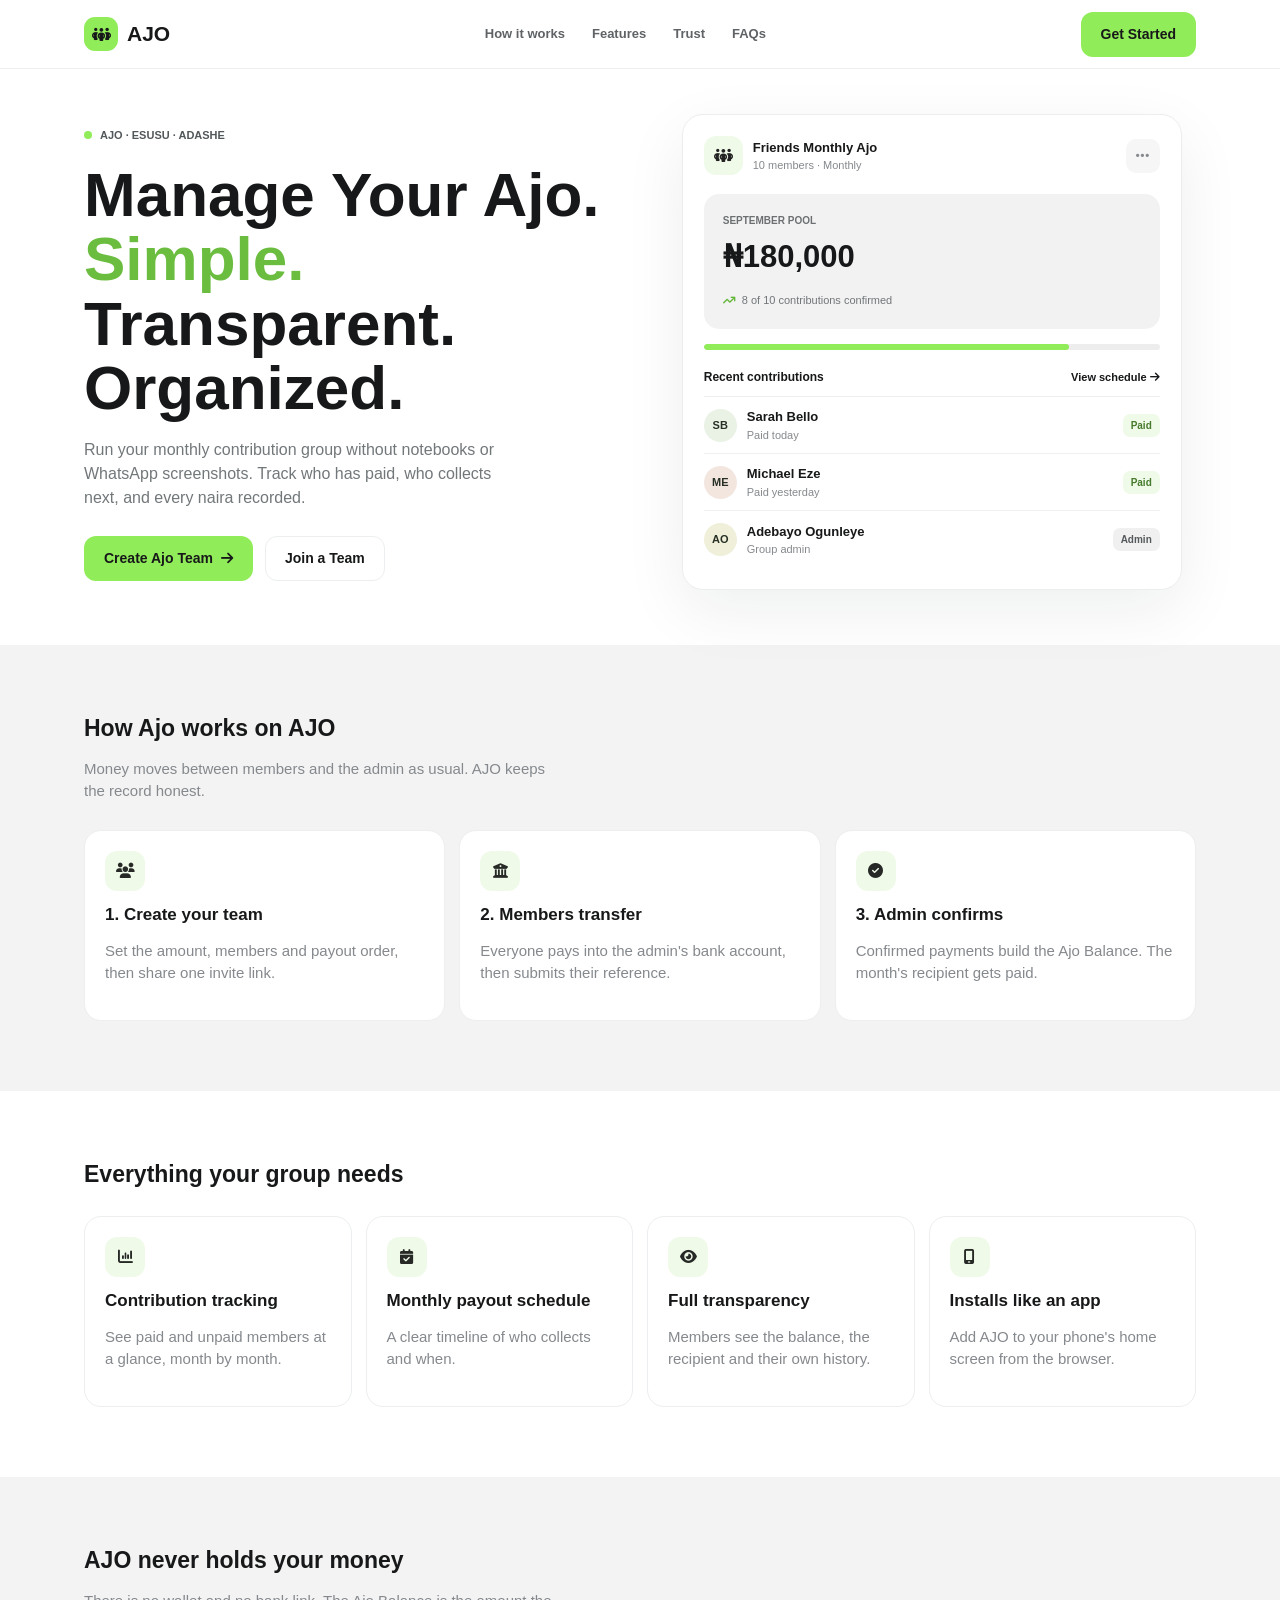
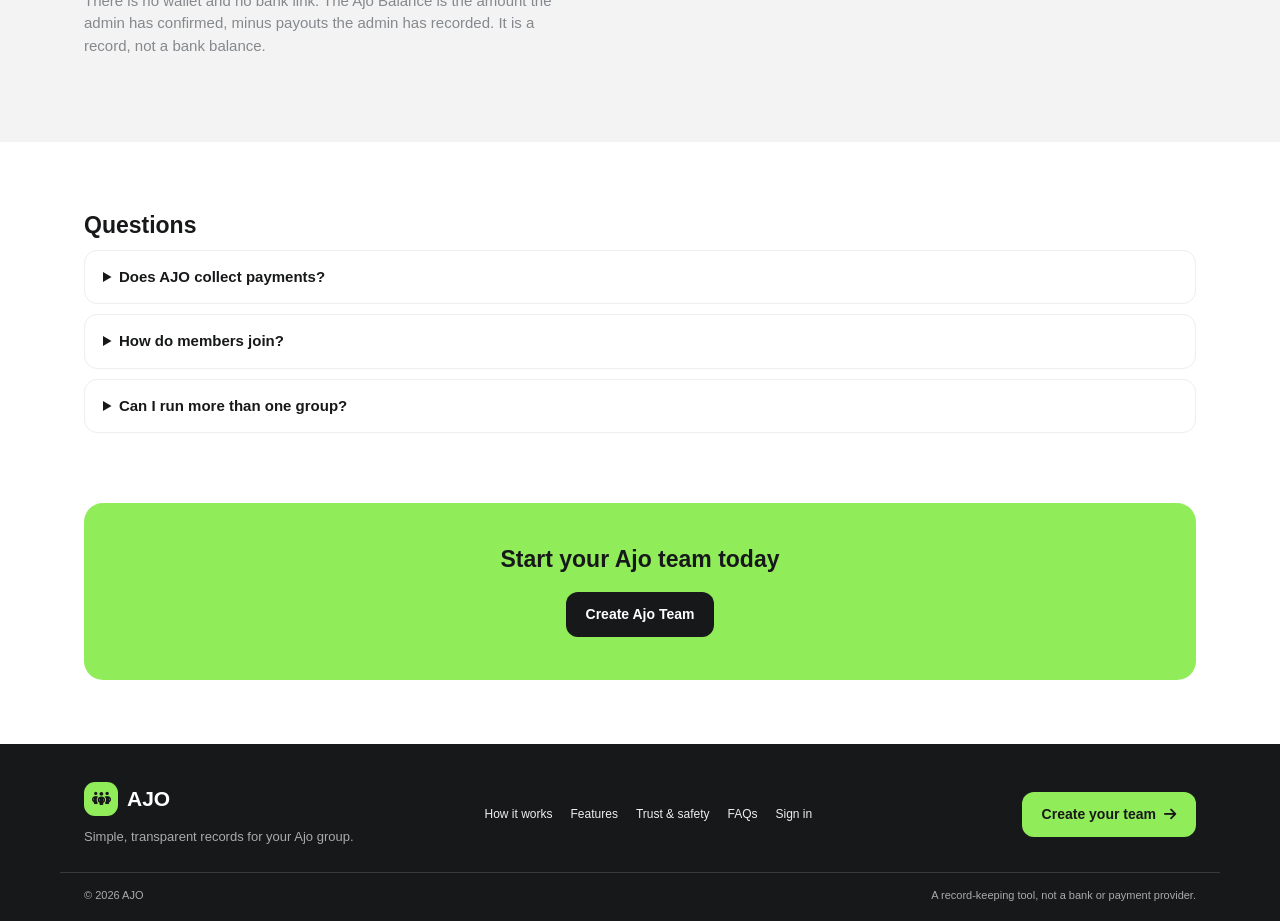
<file: ajo-app/ajo-app/index.html>
<!doctype html><html lang="en"><head><title>AJO — Manage your Ajo. Simple. Transparent. Organized.</title><meta charset="utf-8"><meta name="viewport" content="width=device-width,initial-scale=1"><meta name="theme-color" content="#f1f1f1"><link rel="manifest" href="manifest.json"><link rel="icon" href="assets/icons/ajo-mark.svg"><link rel="preconnect" href="https://fonts.googleapis.com"><link href="https://fonts.googleapis.com/css2?family=Lexend:wght@400;600;700&family=Mulish:wght@400;600;700&display=swap" rel="stylesheet"><link rel="stylesheet" href="https://cdnjs.cloudflare.com/ajax/libs/font-awesome/6.5.2/css/all.min.css"><link rel="stylesheet" href="css/style.css"></head><body>
<header class="top"><div class="wrap"><a class="logo" href="index.html"><i class="fa-solid fa-people-group"></i>AJO</a>
<nav aria-label="Primary"><a href="#how">How it works</a><a href="#features">Features</a><a href="#trust">Trust</a><a href="#faq">FAQs</a></nav>
<details class="mobile-menu"><summary aria-label="Open navigation"><i class="fa-solid fa-bars"></i></summary><nav aria-label="Mobile primary"><a href="#how">How it works</a><a href="#features">Features</a><a href="#trust">Trust</a><a href="#faq">FAQs</a></nav></details>
<a class="btn sm" href="register.html">Get Started</a></div></header>
<main>
<section class="wrap hero"><div><span class="tag">AJO · ESUSU · ADASHE</span>
<h1>Manage Your Ajo. <em>Simple.</em> Transparent. Organized.</h1>
<p>Run your monthly contribution group without notebooks or WhatsApp screenshots. Track who has paid, who collects next, and every naira recorded.</p>
<div class="cta"><a class="btn pop" href="register.html">Create Ajo Team <i class="fa-solid fa-arrow-right"></i></a><a class="btn line" href="join-team.html">Join a Team</a></div></div>
<div class="art" aria-label="A preview of the AJO contribution dashboard"><div class="product-preview">
<div class="preview-head"><div class="preview-brand"><span class="preview-mark"><i class="fa-solid fa-people-group"></i></span><span><b>Friends Monthly Ajo</b><small>10 members · Monthly</small></span></div><span class="preview-more" aria-hidden="true"><i class="fa-solid fa-ellipsis"></i></span></div>
<div class="preview-balance"><small>SEPTEMBER POOL</small><strong>₦180,000</strong><span><i class="fa-solid fa-arrow-trend-up"></i> 8 of 10 contributions confirmed</span></div>
<div class="preview-meter"><span></span></div><div class="preview-meta"><b>Recent contributions</b><a href="#how">View schedule <i class="fa-solid fa-arrow-right"></i></a></div>
<div class="preview-row"><span class="preview-person"><span class="preview-avatar">SB</span><span><b>Sarah Bello</b><small>Paid today</small></span></span><span class="preview-status">Paid</span></div>
<div class="preview-row"><span class="preview-person"><span class="preview-avatar alt">ME</span><span><b>Michael Eze</b><small>Paid yesterday</small></span></span><span class="preview-status">Paid</span></div>
<div class="preview-row"><span class="preview-person"><span class="preview-avatar gold">AO</span><span><b>Adebayo Ogunleye</b><small>Group admin</small></span></span><span class="badge b-info">Admin</span></div>
</div></div></section>

<section class="sec alt" id="how"><div class="wrap"><h2>How Ajo works on AJO</h2><p class="lead">Money moves between members and the admin as usual. AJO keeps the record honest.</p>
<div class="cols"><div class="card"><i class="ic fa-solid fa-users"></i><h3>1. Create your team</h3><p>Set the amount, members and payout order, then share one invite link.</p></div>
<div class="card"><i class="ic fa-solid fa-building-columns"></i><h3>2. Members transfer</h3><p>Everyone pays into the admin's bank account, then submits their reference.</p></div>
<div class="card"><i class="ic fa-solid fa-circle-check"></i><h3>3. Admin confirms</h3><p>Confirmed payments build the Ajo Balance. The month's recipient gets paid.</p></div></div></div></section>

<section class="sec" id="features"><div class="wrap"><h2>Everything your group needs</h2>
<div class="cols"><div class="card"><i class="ic fa-solid fa-chart-column"></i><h3>Contribution tracking</h3><p>See paid and unpaid members at a glance, month by month.</p></div>
<div class="card"><i class="ic fa-solid fa-calendar-check"></i><h3>Monthly payout schedule</h3><p>A clear timeline of who collects and when.</p></div>
<div class="card"><i class="ic fa-solid fa-eye"></i><h3>Full transparency</h3><p>Members see the balance, the recipient and their own history.</p></div>
<div class="card"><i class="ic fa-solid fa-mobile-screen"></i><h3>Installs like an app</h3><p>Add AJO to your phone's home screen from the browser.</p></div></div></div></section>

<section class="sec alt" id="trust"><div class="wrap"><h2>AJO never holds your money</h2><p class="lead">There is no wallet and no bank link. The Ajo Balance is the amount the admin has confirmed, minus payouts the admin has recorded. It is a record, not a bank balance.</p></div></section>

<section class="sec" id="faq"><div class="wrap"><h2>Questions</h2>
<details><summary>Does AJO collect payments?</summary><p>No. Members pay the admin directly. The admin confirms each payment in the app.</p></details>
<details><summary>How do members join?</summary><p>Through the admin's invite link. Joining always makes you a member, never an admin.</p></details>
<details><summary>Can I run more than one group?</summary><p>Yes. Every team has its own members, schedule and history.</p></details></div></section>

<section class="wrap" style="padding-bottom:64px"><div class="band"><h2 style="margin-bottom:18px">Start your Ajo team today</h2><a class="btn" href="register.html">Create Ajo Team</a></div></section></main>
<footer class="site-footer"><div class="wrap footer-main"><a class="logo" href="index.html"><i class="fa-solid fa-people-group"></i>AJO</a><p>Simple, transparent records for your Ajo group.</p><nav aria-label="Footer"><a href="#how">How it works</a><a href="#features">Features</a><a href="#trust">Trust & safety</a><a href="#faq">FAQs</a><a href="login.html">Sign in</a></nav><a class="btn sm" href="register.html">Create your team <i class="fa-solid fa-arrow-right"></i></a></div><div class="wrap footer-bottom"><span>© 2026 AJO</span><span>A record-keeping tool, not a bank or payment provider.</span></div></footer></body></html>
</file>
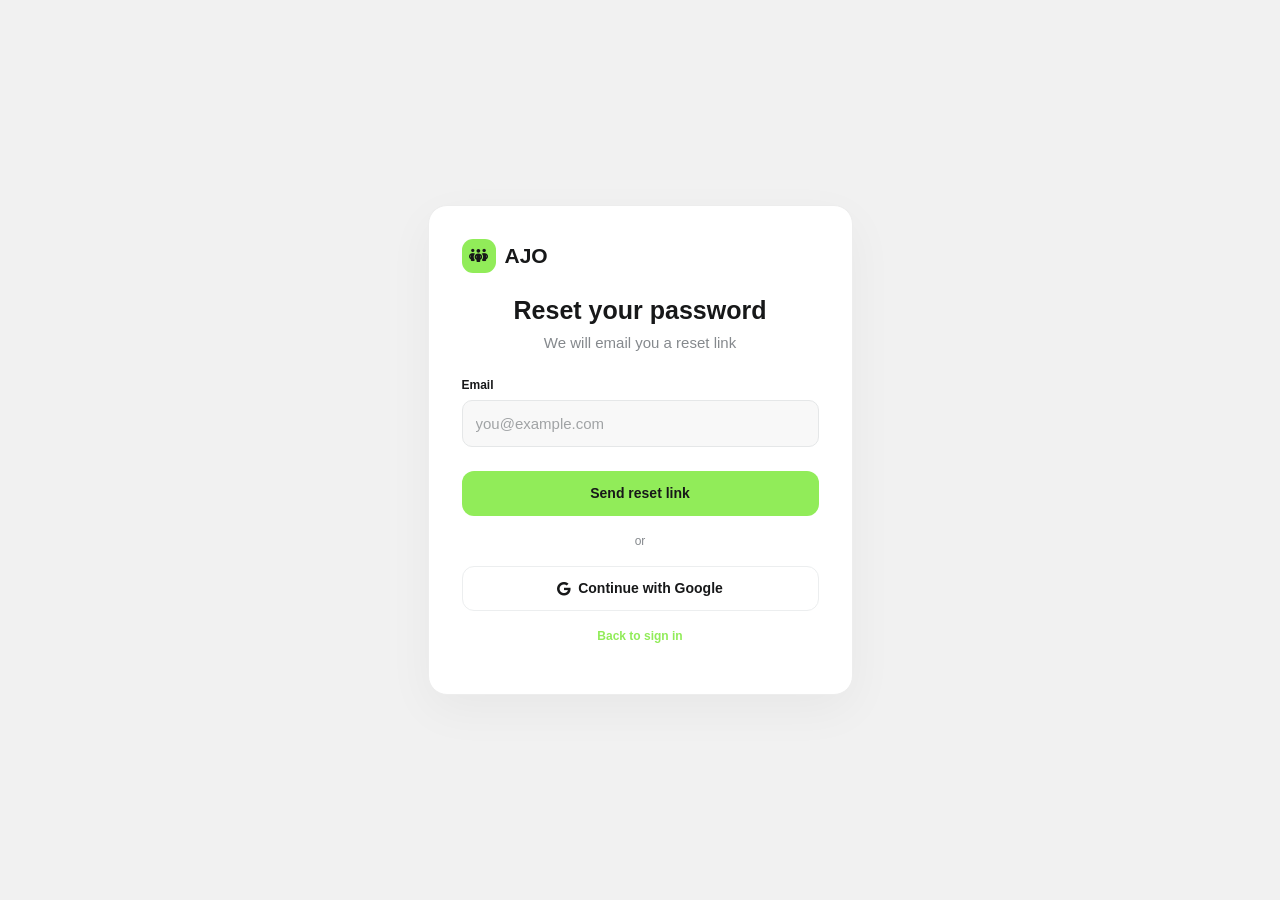
<file: ajo-app/ajo-app/forgot-password.html>
<!doctype html><html lang="en"><head><title>Reset your password — AJO</title><meta charset="utf-8"><meta name="viewport" content="width=device-width,initial-scale=1"><meta name="theme-color" content="#f1f1f1"><link rel="manifest" href="manifest.json"><link rel="icon" href="assets/icons/ajo-mark.svg"><link rel="preconnect" href="https://fonts.googleapis.com"><link href="https://fonts.googleapis.com/css2?family=Lexend:wght@400;600;700&family=Mulish:wght@400;600;700&display=swap" rel="stylesheet"><link rel="stylesheet" href="https://cdnjs.cloudflare.com/ajax/libs/font-awesome/6.5.2/css/all.min.css"><link rel="stylesheet" href="css/style.css"><script defer src="js/app.js"></script></head><body class="auth"><div class="box">
<a class="logo" style="justify-content:center;margin-bottom:22px" href="index.html"><i class="fa-solid fa-people-group"></i>AJO</a>
<h1>Reset your password</h1><p class="sub">We will email you a reset link</p>
<form id="f" novalidate><label for="e">Email</label><input id="e" type="email" placeholder="you@example.com" required><button class="btn block" style="margin-top:24px">Send reset link</button></form>
<div class="or">or</div><button class="btn line block" type="button" onclick="toast('Google sign-in connects when the backend is ready')"><i class="fa-brands fa-google"></i> Continue with Google</button>
<p class="or"><a href="login.html" style="color:var(--p);font-weight:700">Back to sign in</a></p></div>
<script>
document.addEventListener('DOMContentLoaded',()=>{$('#f').onsubmit=e=>{e.preventDefault();$('#e').value?toast('Reset link sent (demo)'):toast('Enter your email',1)}});
</script></body></html>
</file>
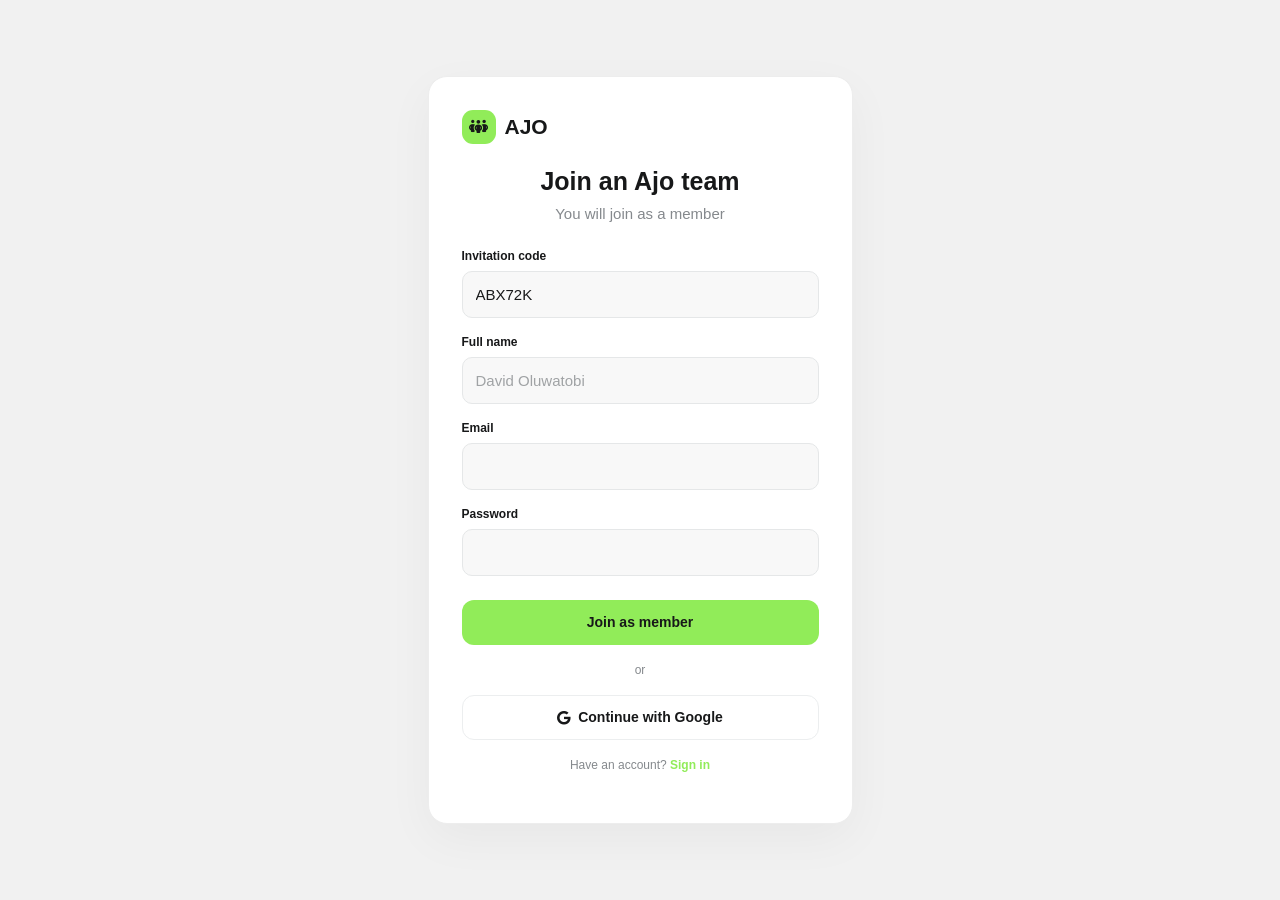
<file: ajo-app/ajo-app/join-team.html>
<!doctype html><html lang="en"><head><title>Join an Ajo team — AJO</title><meta charset="utf-8"><meta name="viewport" content="width=device-width,initial-scale=1"><meta name="theme-color" content="#f1f1f1"><link rel="manifest" href="manifest.json"><link rel="icon" href="assets/icons/ajo-mark.svg"><link rel="preconnect" href="https://fonts.googleapis.com"><link href="https://fonts.googleapis.com/css2?family=Lexend:wght@400;600;700&family=Mulish:wght@400;600;700&display=swap" rel="stylesheet"><link rel="stylesheet" href="https://cdnjs.cloudflare.com/ajax/libs/font-awesome/6.5.2/css/all.min.css"><link rel="stylesheet" href="css/style.css"><script defer src="js/app.js"></script></head><body class="auth"><div class="box">
<a class="logo" style="justify-content:center;margin-bottom:22px" href="index.html"><i class="fa-solid fa-people-group"></i>AJO</a>
<h1>Join an Ajo team</h1><p class="sub">You will join as a member</p>
<form id="f" novalidate><label for="c">Invitation code</label><input id="c" value="ABX72K" required><label for="n">Full name</label><input id="n" placeholder="David Oluwatobi" required><label for="e">Email</label><input id="e" type="email" required><label for="p">Password</label><input id="p" type="password" minlength="6" required><button class="btn block" style="margin-top:24px">Join as member</button></form>
<div class="or">or</div><button class="btn line block" type="button" onclick="toast('Google sign-in connects when the backend is ready')"><i class="fa-brands fa-google"></i> Continue with Google</button>
<p class="or">Have an account? <a href="login.html" style="color:var(--p);font-weight:700">Sign in</a></p></div>
<script>
document.addEventListener('DOMContentLoaded',()=>{$('#f').onsubmit=e=>{e.preventDefault();if(!$('#n').value||!$('#e').value||$('#p').value.length<6)return toast('Fill every field. Password needs 6+ characters',1);S.user={role:'member',name:$('#n').value,username:$('#n').value.split(' ')[0].toLowerCase(),email:$('#e').value};save();location.href='member/dashboard.html'}});
</script></body></html>
</file>
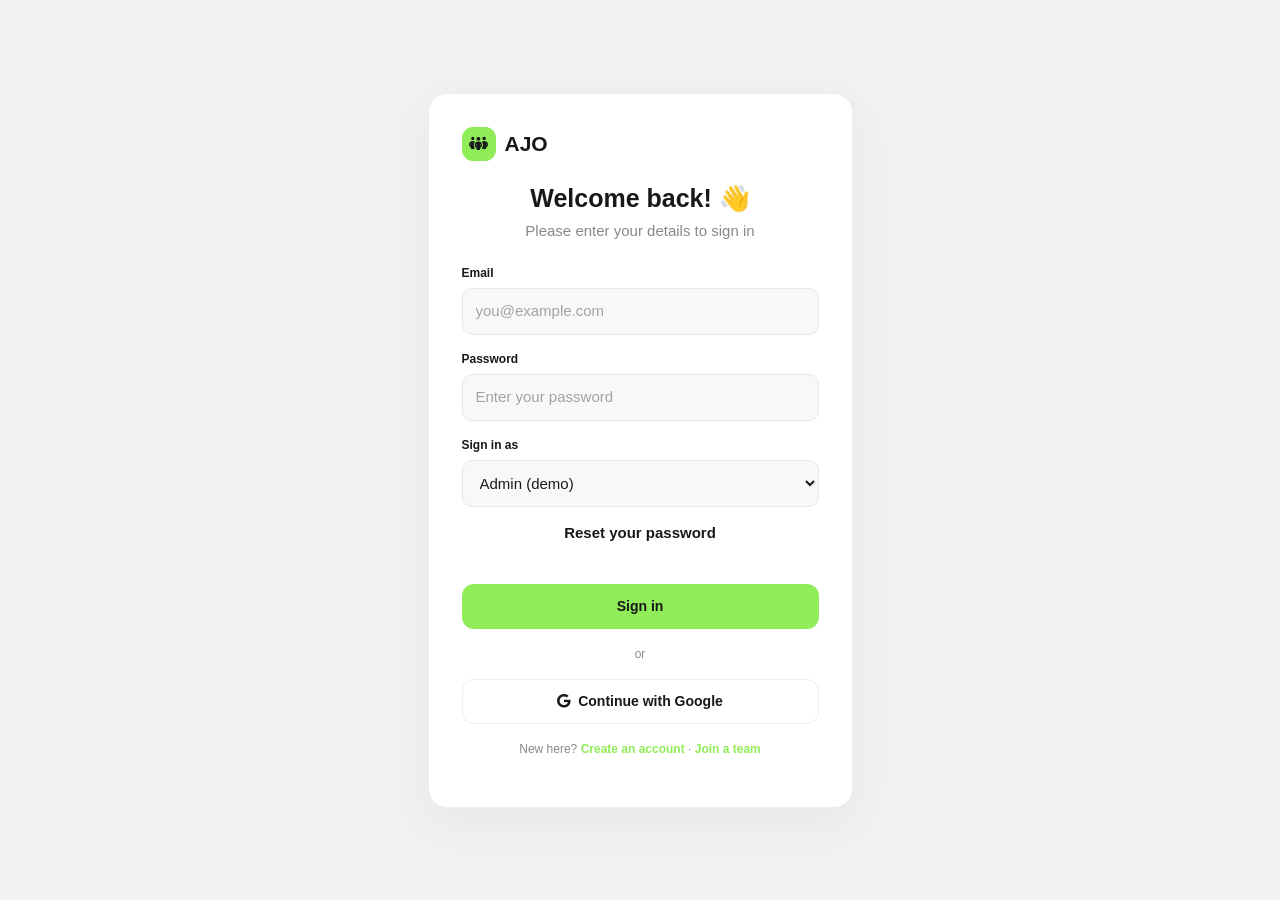
<file: ajo-app/ajo-app/login.html>
<!doctype html><html lang="en"><head><title>Welcome back! 👋 — AJO</title><meta charset="utf-8"><meta name="viewport" content="width=device-width,initial-scale=1"><meta name="theme-color" content="#f1f1f1"><link rel="manifest" href="manifest.json"><link rel="icon" href="assets/icons/ajo-mark.svg"><link rel="preconnect" href="https://fonts.googleapis.com"><link href="https://fonts.googleapis.com/css2?family=Lexend:wght@400;600;700&family=Mulish:wght@400;600;700&display=swap" rel="stylesheet"><link rel="stylesheet" href="https://cdnjs.cloudflare.com/ajax/libs/font-awesome/6.5.2/css/all.min.css"><link rel="stylesheet" href="css/style.css"><script defer src="js/app.js"></script></head><body class="auth"><div class="box">
<a class="logo" style="justify-content:center;margin-bottom:22px" href="index.html"><i class="fa-solid fa-people-group"></i>AJO</a>
<h1>Welcome back! 👋</h1><p class="sub">Please enter your details to sign in</p>
<form id="f" novalidate><label for="e">Email</label><input id="e" type="email" autocomplete="email" placeholder="you@example.com" required><label for="p">Password</label><input id="p" type="password" autocomplete="current-password" placeholder="Enter your password" required><label for="r">Sign in as</label><select id="r"><option value="admin">Admin (demo)</option><option value="member">Member (demo)</option></select><p style="text-align:center"><a href="forgot-password.html" style="font-weight:700">Reset your password</a></p><button class="btn block" style="margin-top:24px">Sign in</button></form>
<div class="or">or</div><button class="btn line block" type="button" onclick="toast('Google sign-in connects when the backend is ready')"><i class="fa-brands fa-google"></i> Continue with Google</button>
<p class="or">New here? <a href="register.html" style="color:var(--p);font-weight:700">Create an account</a> · <a href="join-team.html" style="color:var(--p);font-weight:700">Join a team</a></p></div>
<script>
document.addEventListener('DOMContentLoaded',()=>{$('#f').onsubmit=e=>{e.preventDefault();if(!$('#e').value||!$('#p').value)return toast('Enter your email and password',1);const r=$('#r').value;S.user={role:r,name:r==='admin'?'Adebayo Ogunleye':'David Oluwatobi',username:r==='admin'?'adebayo':'david',email:$('#e').value};save();location.href=r+'/dashboard.html'}});
</script></body></html>
</file>
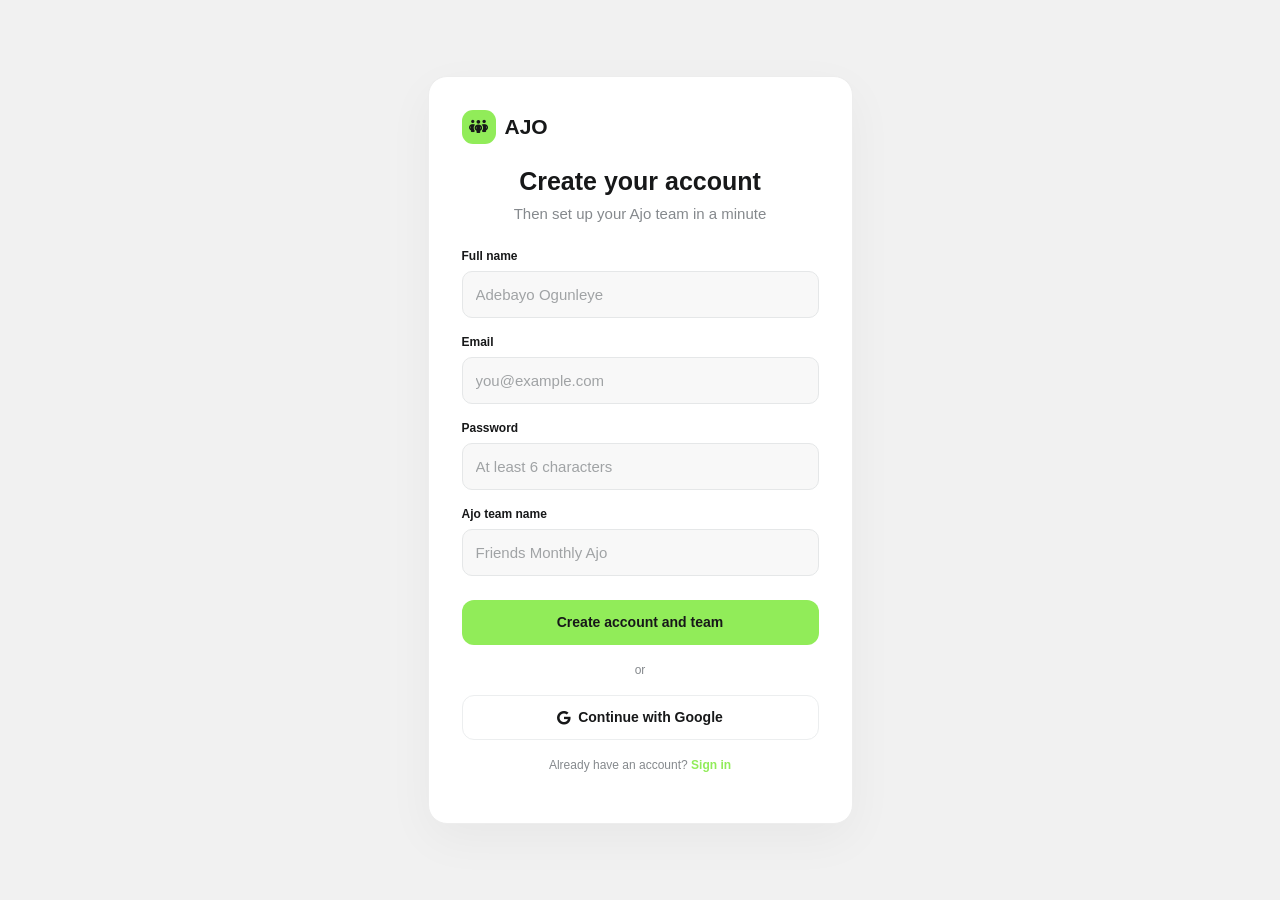
<file: ajo-app/ajo-app/register.html>
<!doctype html><html lang="en"><head><title>Create your account — AJO</title><meta charset="utf-8"><meta name="viewport" content="width=device-width,initial-scale=1"><meta name="theme-color" content="#f1f1f1"><link rel="manifest" href="manifest.json"><link rel="icon" href="assets/icons/ajo-mark.svg"><link rel="preconnect" href="https://fonts.googleapis.com"><link href="https://fonts.googleapis.com/css2?family=Lexend:wght@400;600;700&family=Mulish:wght@400;600;700&display=swap" rel="stylesheet"><link rel="stylesheet" href="https://cdnjs.cloudflare.com/ajax/libs/font-awesome/6.5.2/css/all.min.css"><link rel="stylesheet" href="css/style.css"><script defer src="js/app.js"></script></head><body class="auth"><div class="box">
<a class="logo" style="justify-content:center;margin-bottom:22px" href="index.html"><i class="fa-solid fa-people-group"></i>AJO</a>
<h1>Create your account</h1><p class="sub">Then set up your Ajo team in a minute</p>
<form id="f" novalidate><label for="n">Full name</label><input id="n" autocomplete="name" placeholder="Adebayo Ogunleye" required><label for="e">Email</label><input id="e" type="email" placeholder="you@example.com" required><label for="p">Password</label><input id="p" type="password" minlength="6" placeholder="At least 6 characters" required><label for="t">Ajo team name</label><input id="t" placeholder="Friends Monthly Ajo" required><button class="btn block" style="margin-top:24px">Create account and team</button></form>
<div class="or">or</div><button class="btn line block" type="button" onclick="toast('Google sign-in connects when the backend is ready')"><i class="fa-brands fa-google"></i> Continue with Google</button>
<p class="or">Already have an account? <a href="login.html" style="color:var(--p);font-weight:700">Sign in</a></p></div>
<script>
document.addEventListener('DOMContentLoaded',()=>{$('#f').onsubmit=e=>{e.preventDefault();if(!$('#n').value||!$('#e').value||$('#p').value.length<6||!$('#t').value)return toast('Fill every field. Password needs 6+ characters',1);S.team.name=$('#t').value;S.user={role:'admin',name:$('#n').value,username:$('#n').value.split(' ')[0].toLowerCase(),email:$('#e').value};save();location.href='admin/dashboard.html'}});
</script></body></html>
</file>
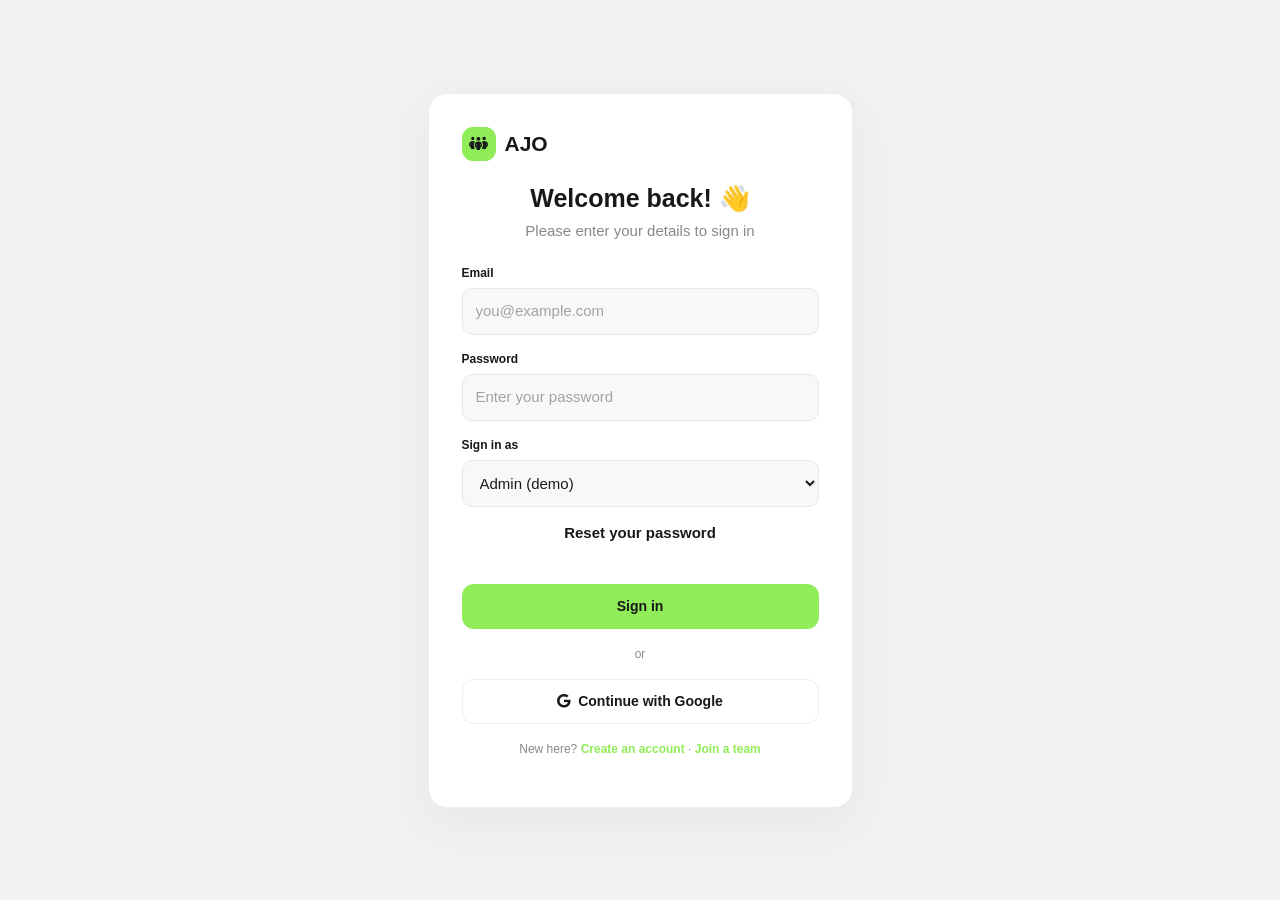
<file: ajo-app/ajo-app/admin/contributions.html>
<!doctype html>
<html lang="en"><head><meta charset="utf-8"><meta name="viewport" content="width=device-width,initial-scale=1"><meta name="theme-color" content="#f1f1f1"><link rel="manifest" href="../manifest.json"><link rel="icon" href="../assets/icons/ajo-mark.svg"><link href="https://fonts.googleapis.com/css2?family=Lexend:wght@400;600;700&family=Mulish:wght@400;600;700&display=swap" rel="stylesheet"><link rel="stylesheet" href="https://cdnjs.cloudflare.com/ajax/libs/font-awesome/6.5.2/css/all.min.css"><link rel="stylesheet" href="../css/style.css"><title>Contributions — AJO</title><script defer src="../js/app.js"></script><script defer src="../js/pages.js"></script></head><body><div id="view"></div></body></html>
</file>
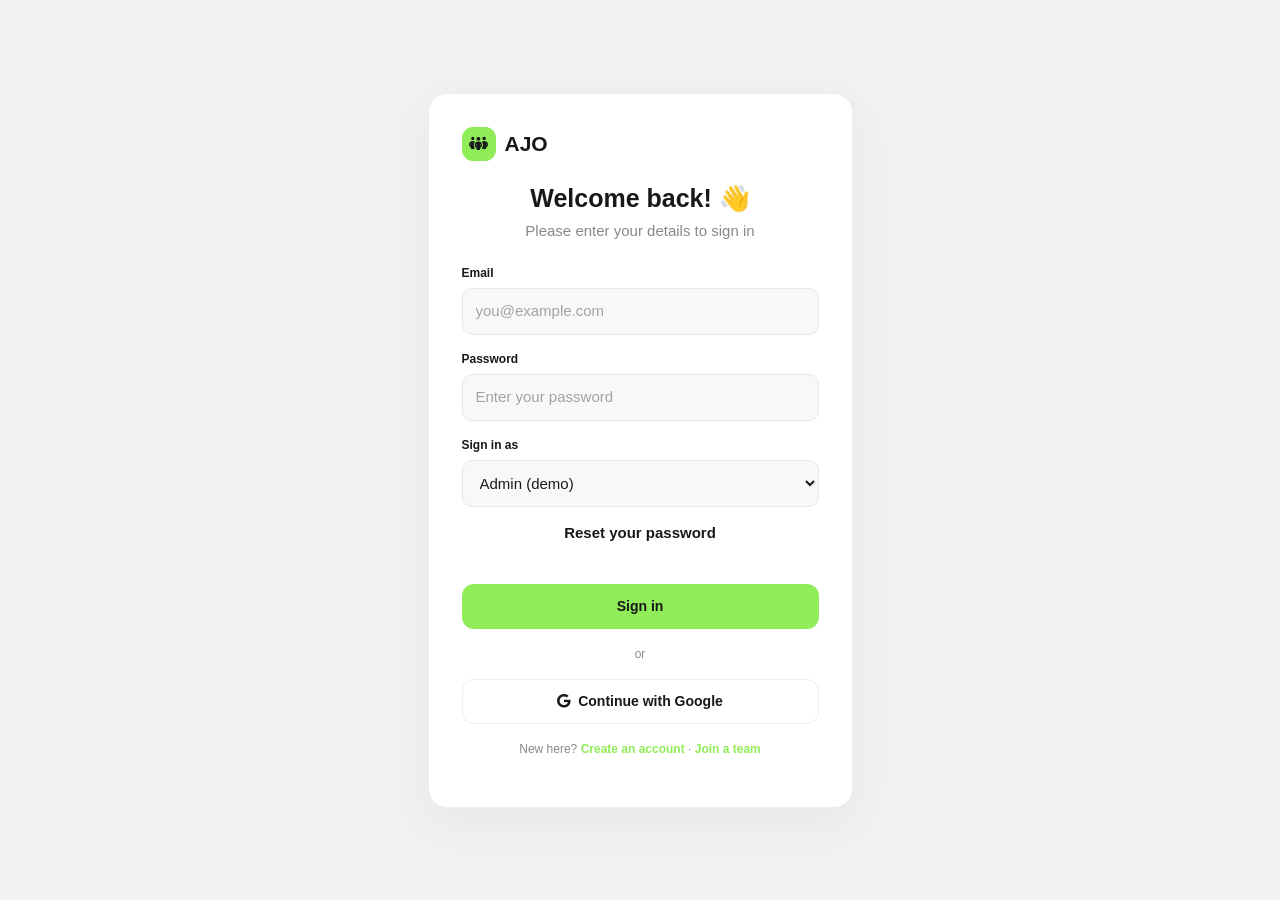
<file: ajo-app/ajo-app/admin/dashboard.html>
<!doctype html>
<html lang="en"><head><meta charset="utf-8"><meta name="viewport" content="width=device-width,initial-scale=1"><meta name="theme-color" content="#f1f1f1"><link rel="manifest" href="../manifest.json"><link rel="icon" href="../assets/icons/ajo-mark.svg"><link href="https://fonts.googleapis.com/css2?family=Lexend:wght@400;600;700&family=Mulish:wght@400;600;700&display=swap" rel="stylesheet"><link rel="stylesheet" href="https://cdnjs.cloudflare.com/ajax/libs/font-awesome/6.5.2/css/all.min.css"><link rel="stylesheet" href="../css/style.css"><title>Dashboard — AJO</title><script defer src="../js/app.js"></script><script defer src="../js/pages.js"></script></head><body><div id="view"></div></body></html>
</file>
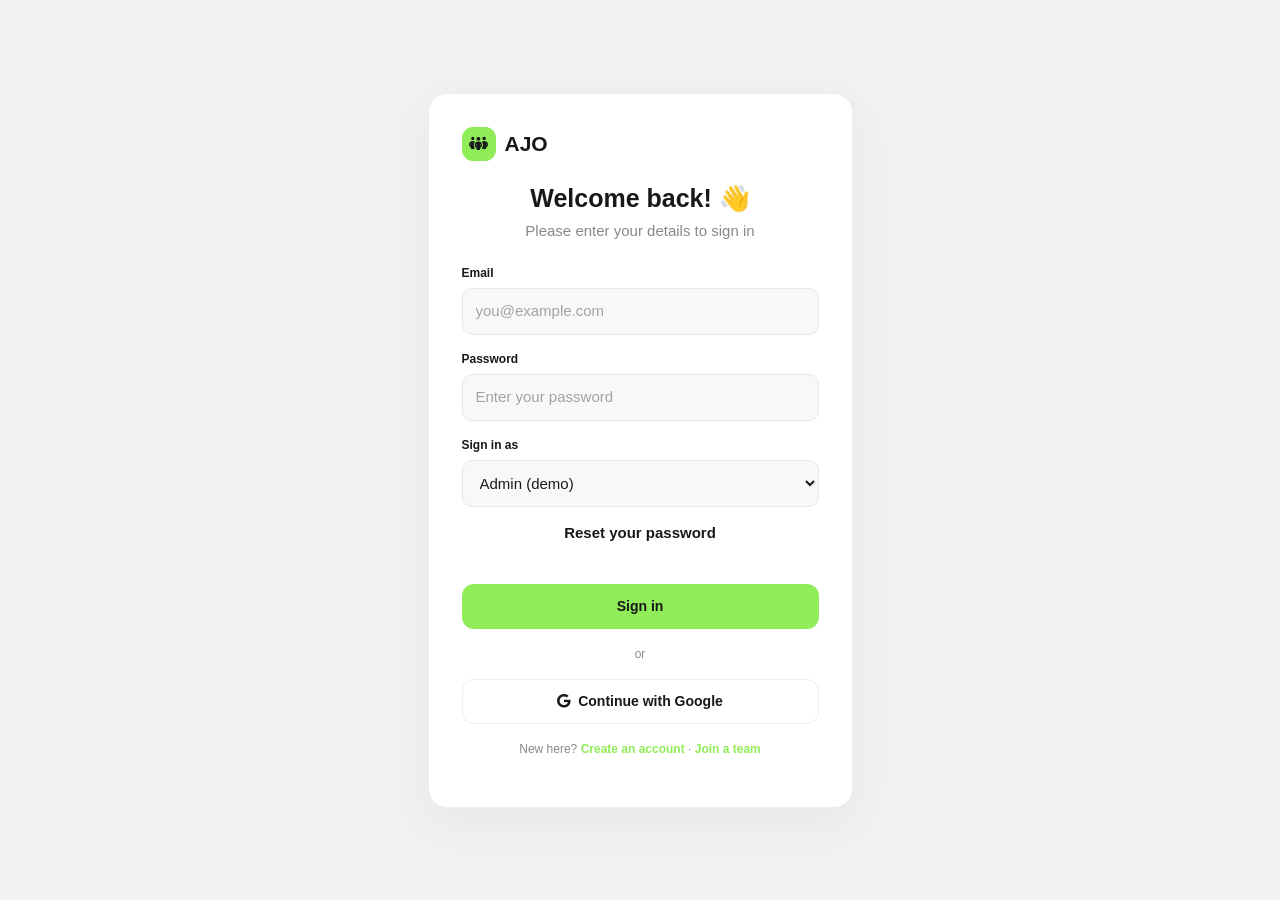
<file: ajo-app/ajo-app/admin/invite.html>
<!doctype html>
<html lang="en"><head><meta charset="utf-8"><meta name="viewport" content="width=device-width,initial-scale=1"><meta name="theme-color" content="#f1f1f1"><link rel="manifest" href="../manifest.json"><link rel="icon" href="../assets/icons/ajo-mark.svg"><link href="https://fonts.googleapis.com/css2?family=Lexend:wght@400;600;700&family=Mulish:wght@400;600;700&display=swap" rel="stylesheet"><link rel="stylesheet" href="https://cdnjs.cloudflare.com/ajax/libs/font-awesome/6.5.2/css/all.min.css"><link rel="stylesheet" href="../css/style.css"><title>Invite members — AJO</title><script defer src="../js/app.js"></script><script defer src="../js/pages.js"></script></head><body><div id="view"></div></body></html>
</file>
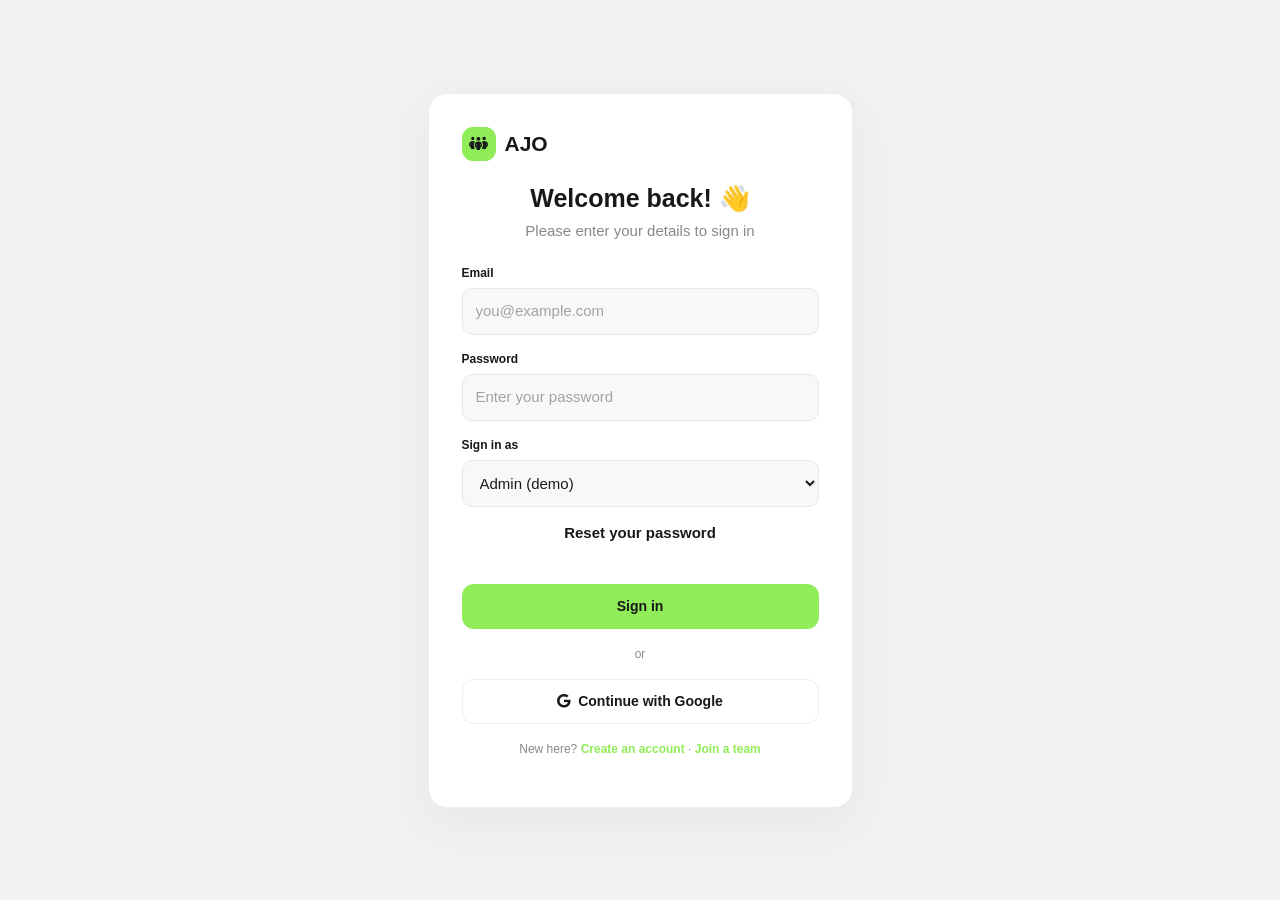
<file: ajo-app/ajo-app/admin/members.html>
<!doctype html>
<html lang="en"><head><meta charset="utf-8"><meta name="viewport" content="width=device-width,initial-scale=1"><meta name="theme-color" content="#f1f1f1"><link rel="manifest" href="../manifest.json"><link rel="icon" href="../assets/icons/ajo-mark.svg"><link href="https://fonts.googleapis.com/css2?family=Lexend:wght@400;600;700&family=Mulish:wght@400;600;700&display=swap" rel="stylesheet"><link rel="stylesheet" href="https://cdnjs.cloudflare.com/ajax/libs/font-awesome/6.5.2/css/all.min.css"><link rel="stylesheet" href="../css/style.css"><title>Members — AJO</title><script defer src="../js/app.js"></script><script defer src="../js/pages.js"></script></head><body><div id="view"></div></body></html>
</file>
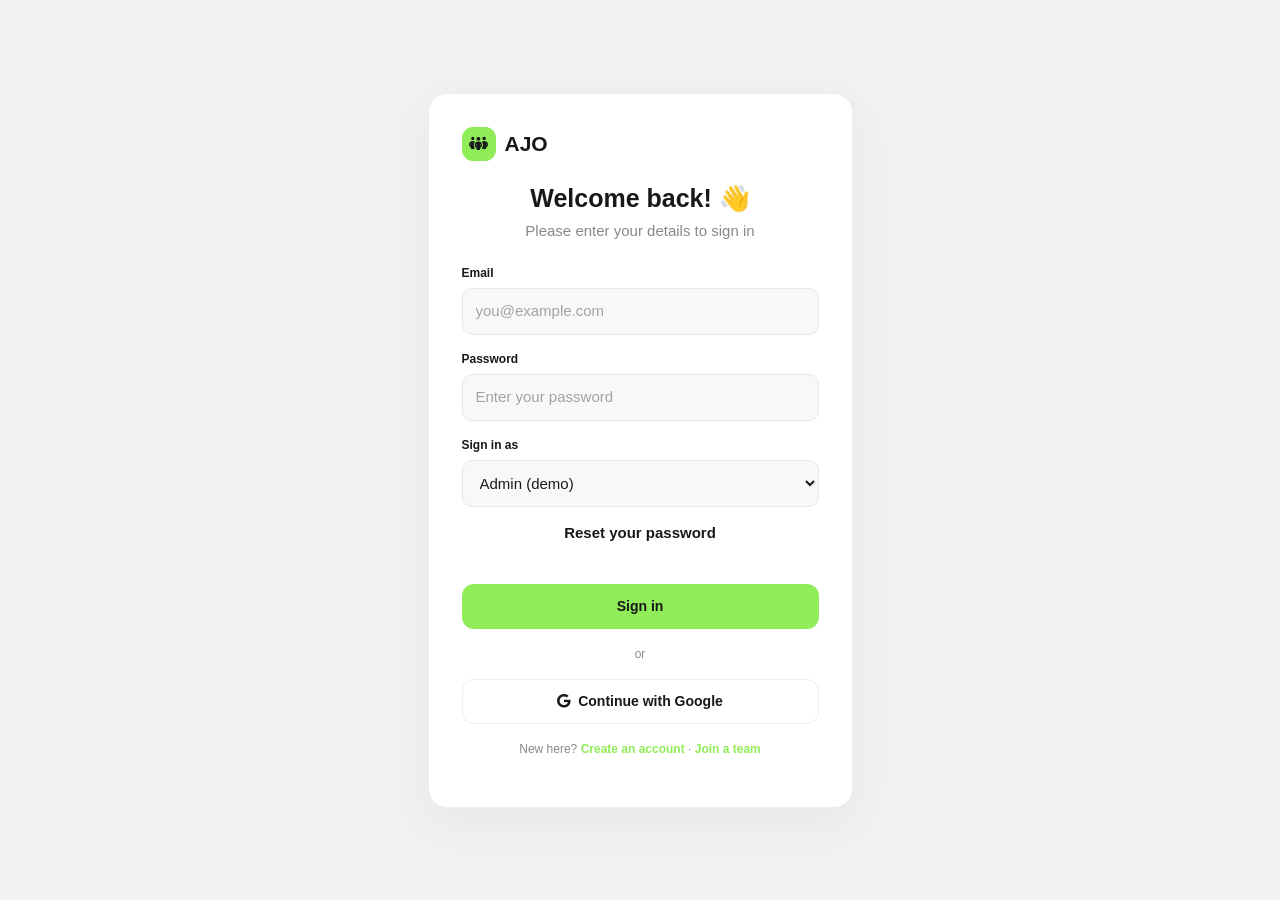
<file: ajo-app/ajo-app/admin/profile.html>
<!doctype html>
<html lang="en"><head><meta charset="utf-8"><meta name="viewport" content="width=device-width,initial-scale=1"><meta name="theme-color" content="#f1f1f1"><link rel="manifest" href="../manifest.json"><link rel="icon" href="../assets/icons/ajo-mark.svg"><link href="https://fonts.googleapis.com/css2?family=Lexend:wght@400;600;700&family=Mulish:wght@400;600;700&display=swap" rel="stylesheet"><link rel="stylesheet" href="https://cdnjs.cloudflare.com/ajax/libs/font-awesome/6.5.2/css/all.min.css"><link rel="stylesheet" href="../css/style.css"><title>Profile — AJO</title><script defer src="../js/app.js"></script><script defer src="../js/pages.js"></script></head><body><div id="view"></div></body></html>
</file>
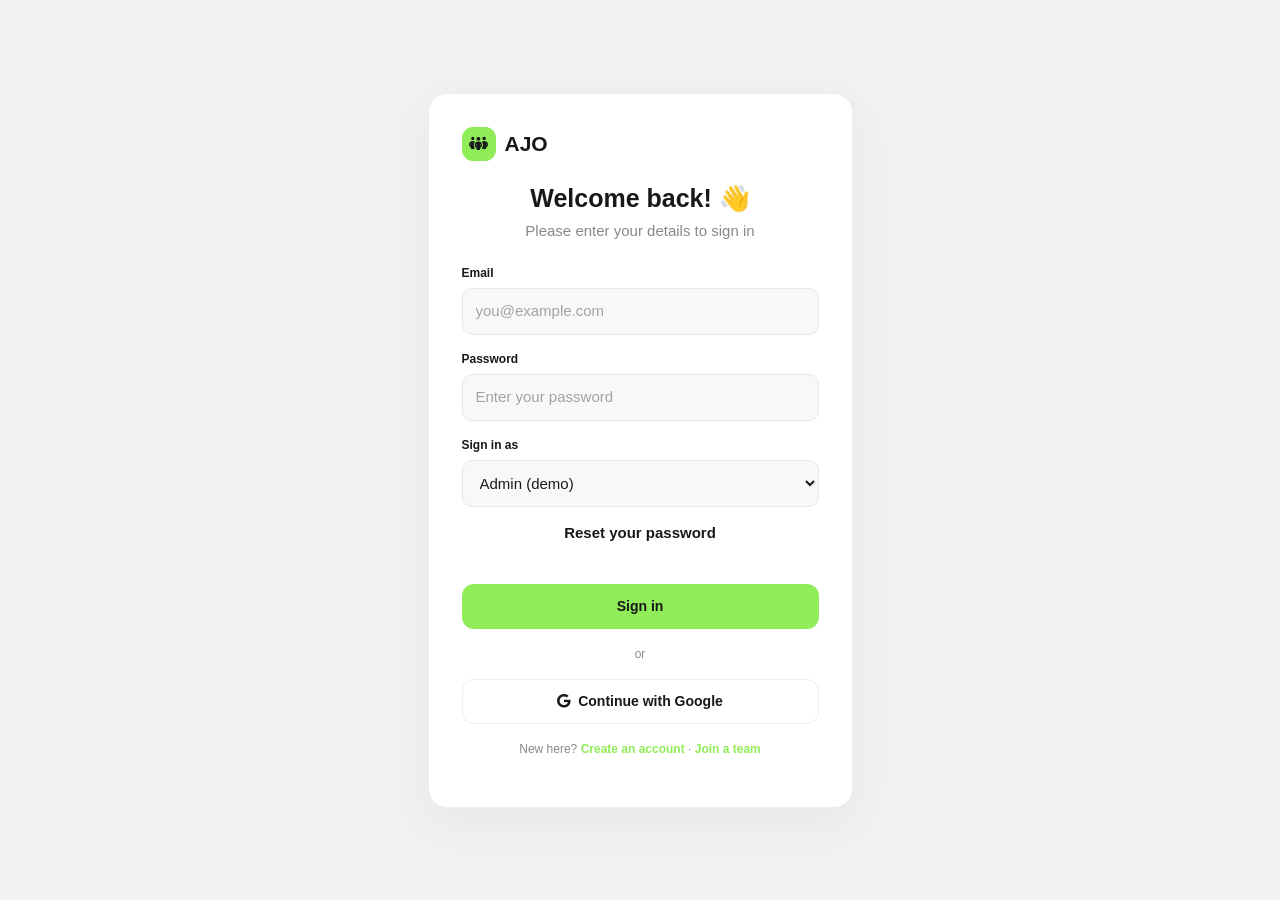
<file: ajo-app/ajo-app/admin/transactions.html>
<!doctype html>
<html lang="en"><head><meta charset="utf-8"><meta name="viewport" content="width=device-width,initial-scale=1"><meta name="theme-color" content="#f1f1f1"><link rel="manifest" href="../manifest.json"><link rel="icon" href="../assets/icons/ajo-mark.svg"><link href="https://fonts.googleapis.com/css2?family=Lexend:wght@400;600;700&family=Mulish:wght@400;600;700&display=swap" rel="stylesheet"><link rel="stylesheet" href="https://cdnjs.cloudflare.com/ajax/libs/font-awesome/6.5.2/css/all.min.css"><link rel="stylesheet" href="../css/style.css"><title>Transactions — AJO</title><script defer src="../js/app.js"></script><script defer src="../js/pages.js"></script></head><body><div id="view"></div></body></html>
</file>
<file: ajo-app/ajo-app/css/style.css>
:root {
  --p: #91ec59;
  --pd: #79d747;
  --pl: #f0fae9;
  --ink: #171819;
  --mut: #85898d;
  --line: #eceeef;
  --bg: #f1f1f1;
  --surface: #fff;
  --ok: #2d9b51;
  --wait: #ad721d;
  --bad: #bb4545;
  --radius: 17px;
  --shadow: 0 12px 32px #16191a0d;
}

* { box-sizing: border-box; }
html { scroll-behavior: smooth; scroll-padding-top: 84px; }
body { margin: 0; background: #fff; color: var(--ink); font: 15px/1.5 -apple-system, BlinkMacSystemFont, "Segoe UI", sans-serif; }
h1, h2, h3, .logo { margin: 0; font-family: -apple-system, BlinkMacSystemFont, "Segoe UI", sans-serif; letter-spacing: 0; line-height: 1.2; }
h2 { font-size: 23px; font-weight: 700; }
h3 { font-size: 17px; font-weight: 700; }
a { color: inherit; text-decoration: none; }
button, input, select, textarea { font: inherit; }
:focus-visible { outline: 3px solid #6dbb3f; outline-offset: 3px; }
.wrap { width: min(1160px, 100%); margin: 0 auto; padding: 0 24px; }

.logo { display: inline-flex; align-items: center; gap: 9px; color: var(--ink); font-size: 21px; font-weight: 750; }
.logo i { display: grid; width: 34px; height: 34px; place-items: center; border-radius: 11px; background: var(--p); color: var(--ink); font-size: 15px; }
.btn { display: inline-flex; min-height: 45px; align-items: center; justify-content: center; gap: 8px; padding: 0 19px; border: 1px solid transparent; border-radius: 12px; background: var(--p); color: var(--ink); font-size: 14px; font-weight: 700; cursor: pointer; transition: background .16s, transform .16s; }
.btn:hover { transform: translateY(-1px); background: var(--pd); }
.btn.secondary, .btn.line { border-color: var(--line); background: #fff; color: var(--ink); }
.btn.secondary:hover, .btn.line:hover { background: #f8f8f8; }
.btn.compact { min-height: 33px; padding: 0 11px; font-size: 12px; }
.btn.danger-button { background: #18191a; color: #fff; }
.btn.ok { background: var(--p); }
.btn.no { border-color: #f0dada; background: #fff; color: var(--bad); }
.btn.block { width: 100%; }
.btn:disabled { cursor: not-allowed; opacity: .55; transform: none; }
.text-link { color: var(--ink); font-size: 13px; font-weight: 700; }
.text-link:hover { text-decoration: underline; text-underline-offset: 3px; }
.muted { color: var(--mut); }
.eyebrow { display: block; color: var(--mut); font-size: 10px; font-weight: 800; }

.top { position: sticky; z-index: 20; top: 0; border-bottom: 1px solid var(--line); background: #ffffffed; backdrop-filter: blur(12px); }
.top .wrap { display: flex; height: 68px; align-items: center; justify-content: space-between; }
.top nav { display: flex; gap: 27px; color: #5f6366; font-size: 13px; font-weight: 650; }
.top nav a:hover, .footer-main nav a:hover { color: var(--ink); }
.mobile-menu { position: relative; display: none; }
.mobile-menu summary { display: grid; width: 40px; height: 40px; place-items: center; border: 1px solid var(--line); border-radius: 12px; color: var(--ink); cursor: pointer; list-style: none; }
.mobile-menu summary::-webkit-details-marker { display: none; }
.mobile-menu nav { position: absolute; top: calc(100% + 10px); right: -72px; display: grid; min-width: 200px; gap: 2px; padding: 7px; border: 1px solid var(--line); border-radius: 14px; background: #fff; box-shadow: var(--shadow); }
.mobile-menu nav a { padding: 10px 12px; border-radius: 9px; }
.mobile-menu nav a:hover { background: var(--bg); }

.hero { display: grid; min-height: 570px; grid-template-columns: 1fr 1fr; align-items: center; gap: 55px; padding-top: 45px; padding-bottom: 55px; }
.tag { display: inline-flex; align-items: center; gap: 8px; color: #52575a; font-size: 11px; font-weight: 800; }
.tag:before { width: 8px; height: 8px; border-radius: 50%; background: var(--p); content: ""; }
.hero h1 { max-width: 600px; margin: 17px 0; font-size: clamp(40px, 5.1vw, 62px); font-weight: 750; line-height: 1.04; }
.hero h1 em { color: #6bbd3f; font-style: normal; }
.hero p { max-width: 48ch; margin: 0; color: #72777a; font-size: 16px; }
.cta { display: flex; flex-wrap: wrap; gap: 12px; margin-top: 26px; }
.art { width: 100%; max-width: 500px; margin: 0 auto; }
.product-preview { overflow: hidden; padding: 21px; border: 1px solid #ededed; border-radius: 21px; background: #fff; box-shadow: 0 20px 64px #13161712; }
.preview-head, .preview-meta, .preview-row, .preview-person { display: flex; align-items: center; }
.preview-head, .preview-meta, .preview-row { justify-content: space-between; }
.preview-brand, .preview-person { display: flex; min-width: 0; align-items: center; gap: 10px; }
.preview-mark { display: grid; width: 39px; height: 39px; flex: none; place-items: center; border-radius: 12px; background: var(--pl); color: #222; }
.preview-brand b, .preview-person b { display: block; font-size: 13px; font-weight: 700; }
.preview-brand small, .preview-person small { display: block; color: var(--mut); font-size: 11px; }
.preview-more { display: grid; width: 34px; height: 34px; place-items: center; border-radius: 10px; background: #f6f6f6; color: var(--mut); }
.preview-balance { margin-top: 19px; padding: 19px; border-radius: 15px; background: #f2f2f2; }
.preview-balance > small { display: block; color: #6c7072; font-size: 10px; font-weight: 800; }
.preview-balance strong { display: block; margin: 6px 0 7px; font-size: 31px; font-weight: 750; }
.preview-balance span { color: #717679; font-size: 11px; }
.preview-balance span i { margin-right: 4px; color: #65b73d; }
.preview-meter { height: 6px; margin: 15px 0 18px; overflow: hidden; border-radius: 8px; background: #ededed; }
.preview-meter span { display: block; width: 80%; height: 100%; border-radius: inherit; background: var(--p); }
.preview-meta { padding-bottom: 10px; border-bottom: 1px solid var(--line); font-size: 12px; }
.preview-meta a { font-size: 11px; font-weight: 700; }
.preview-row { min-height: 57px; border-bottom: 1px solid #f0f0f0; }
.preview-row:last-child { border-bottom: 0; }
.preview-avatar, .av { display: grid; width: 33px; height: 33px; flex: none; place-items: center; border-radius: 50%; background: #e9f2e5; color: #283026; font-size: 11px; font-weight: 700; }
.preview-avatar.alt { background: #f3e6df; }
.preview-avatar.gold { background: #efefda; }
.preview-status { padding: 4px 8px; border-radius: 7px; background: #f0fae9; color: #467a2c; font-size: 10px; font-weight: 800; }

.sec { padding: 70px 0; }
.sec.alt { background: #f3f3f3; }
.sec h2 { margin-bottom: 10px; }
.lead { max-width: 58ch; color: var(--mut); }
.cols { display: grid; grid-template-columns: repeat(auto-fit, minmax(225px, 1fr)); gap: 14px; margin-top: 27px; }
.card { padding: 20px; border: 1px solid var(--line); border-radius: var(--radius); background: #fff; }
.card > i.ic { display: grid; width: 40px; height: 40px; place-items: center; margin-bottom: 14px; border-radius: 12px; background: var(--pl); color: #262926; }
.card h3 { margin-bottom: 7px; }
.card p { color: var(--mut); }
details:not(.mobile-menu) { margin-top: 10px; padding: 15px 18px; border: 1px solid var(--line); border-radius: 13px; background: #fff; }
summary { cursor: pointer; font-weight: 700; }
.band { padding: 43px 22px; border-radius: 19px; background: var(--p); text-align: center; }
.band .btn { background: #171819; color: #fff; }
footer { padding: 33px 0; color: var(--mut); font-size: 13px; }
.site-footer { padding: 38px 0 17px; background: #171819; color: #eee; }
.footer-main { display: grid; grid-template-columns: 1.1fr 1.5fr auto; align-items: center; gap: 11px 25px; }
.footer-main .logo { color: #fff; }
.footer-main .logo i { background: var(--p); color: var(--ink); }
.footer-main p { grid-column: 1; grid-row: 2; margin: 0; color: #aaa; }
.footer-main nav { display: flex; grid-column: 2; grid-row: 1 / span 2; flex-wrap: wrap; gap: 10px 18px; font-size: 12px; }
.footer-main nav a:hover { color: var(--p); }
.footer-main > .btn { grid-column: 3; grid-row: 1 / span 2; white-space: nowrap; }
.footer-bottom { display: flex; justify-content: space-between; gap: 12px; margin-top: 26px; padding-top: 14px; border-top: 1px solid #ffffff24; color: #aaa; font-size: 11px; }

.auth { display: grid; min-height: 100vh; place-items: center; padding: 22px; background: #f1f1f1; }
.auth .box { width: 100%; max-width: 425px; padding: 33px; border: 1px solid #ededed; border-radius: 19px; background: #fff; box-shadow: 0 15px 48px #0000000b; }
.box h1 { font-size: 25px; font-weight: 750; text-align: center; }
.box .sub { margin: 7px 0 22px; color: var(--mut); text-align: center; }
label { display: block; margin: 15px 0 6px; font-size: 12px; font-weight: 750; }
input, select, textarea { width: 100%; min-height: 47px; padding: 0 13px; border: 1px solid #e5e7e8; border-radius: 10px; background: #f8f8f8; color: var(--ink); }
input:focus, select:focus, textarea:focus { border-color: #93d76f; outline: 0; background: #fff; }
input::placeholder { color: #a0a3a5; }
input[type="file"] { padding: 9px; }
.or { margin: 16px 0; color: var(--mut); font-size: 12px; text-align: center; }

.app { display: grid; min-height: 100vh; grid-template-columns: 224px minmax(0, 1fr); background: var(--bg); }
.side { position: sticky; top: 0; display: flex; height: 100vh; flex-direction: column; gap: 5px; padding: 22px 13px; border-right: 1px solid var(--line); background: #fff; }
.side .logo { margin: 0 8px 24px; }
.side > a:not(.logo) { display: flex; min-height: 44px; align-items: center; gap: 12px; padding: 10px 12px; border-radius: 11px; color: #777c80; font-size: 13px; font-weight: 650; }
.side > a:not(.logo) i { width: 19px; color: #85898d; text-align: center; }
.side > a:not(.logo):hover, .side > a:not(.logo).on { background: #f2f2f2; color: var(--ink); }
.side > a:not(.logo).on i { color: var(--ink); }
.side .sp { flex: 1; }
.side a#out { border-top: 1px solid var(--line); border-radius: 0; padding-top: 15px; }
.workspace { min-width: 0; }
.app-top { display: none; }
.main { width: min(1260px, 100%); min-width: 0; margin: 0 auto; padding: 30px 34px 54px; }
.page-head { display: flex; align-items: center; justify-content: space-between; gap: 14px; margin-bottom: 22px; }
.page-head h1 { margin-top: 5px; font-size: clamp(25px, 3vw, 31px); font-weight: 750; }
.page-head p { margin: 4px 0 0; color: var(--mut); font-size: 13px; }
.stat-grid { display: grid; grid-template-columns: repeat(4, minmax(0, 1fr)); gap: 12px; margin-bottom: 15px; }
.stat-card { display: grid; min-width: 0; grid-template-columns: 38px minmax(0, 1fr); align-items: center; column-gap: 10px; padding: 15px; border: 0; border-radius: var(--radius); background: #fff; }
.stat-icon { display: grid; width: 36px; height: 36px; grid-row: span 2; place-items: center; border-radius: 50%; background: #f2f2f2; font-size: 14px; }
.stat-label { overflow: hidden; color: var(--mut); font-size: 11px; text-overflow: ellipsis; white-space: nowrap; }
.stat-card strong { overflow-wrap: anywhere; font-size: clamp(16px, 1.9vw, 23px); font-weight: 750; }
.panel { min-width: 0; margin-bottom: 14px; padding: 19px; border: 0; border-radius: var(--radius); background: #fff; }
.panel h2 { margin: 3px 0 0; font-size: 19px; }
.panel p { color: var(--mut); }
.panel-heading, .panel-title { display: flex; align-items: center; justify-content: space-between; gap: 12px; margin-bottom: 15px; }
.panel-title { margin-bottom: 0; }
.dashboard-columns { display: grid; grid-template-columns: 1.03fr .97fr; gap: 14px; }
.balance-panel { background: #fff; }
.balance-panel h2 { margin-top: 8px; font-size: 32px; }
.balance-panel p { margin: 8px 0 14px; font-size: 12px; }
.round-icon { display: grid; width: 42px; height: 42px; place-items: center; border-radius: 50%; background: var(--pl); }
.progress-copy { display: flex; justify-content: space-between; gap: 8px; margin-top: 17px; font-size: 12px; }
.progress-copy span { color: var(--mut); }
.progress-track { height: 7px; overflow: hidden; margin: 8px 0; border-radius: 10px; background: #ededed; }
.progress-track span { display: block; height: 100%; border-radius: inherit; background: var(--p); }
.panel .muted { font-size: 12px; }
.next-payout { display: flex; flex-direction: column; align-items: flex-start; justify-content: center; }
.next-payout h2 { margin-top: 8px; font-size: 23px; }
.next-payout p { margin: 4px 0; font-size: 12px; }
.payout-amount { margin-top: 5px; font-size: 18px; font-weight: 750; }
.table-wrap { width: 100%; overflow-x: auto; }
table { width: 100%; border-collapse: collapse; font-size: 12px; }
th { padding: 10px; color: var(--mut); font-size: 10px; font-weight: 750; text-align: left; }
td { padding: 11px 10px; border-top: 1px solid #f0f0f0; vertical-align: middle; }
.table-person { display: inline-flex; align-items: center; gap: 8px; white-space: nowrap; }
.avatar { display: inline-grid; width: 30px; height: 30px; flex: none; place-items: center; border-radius: 50%; background: #f0f0f0; font-size: 10px; font-weight: 750; }
.badge { display: inline-flex; align-items: center; padding: 4px 8px; border-radius: 7px; font-size: 10px; font-weight: 750; white-space: nowrap; }
.b-ok { background: #eaf6e6; color: #368344; }
.b-wait { background: #fbf1dd; color: #95631f; }
.b-bad { background: #fae9e7; color: #a23d38; }
.b-info { background: #f0f0f0; color: #55595c; }
.dashboard-links { display: flex; align-items: center; gap: 10px; flex-wrap: wrap; }
.dashboard-links > a { display: flex; min-width: 220px; flex: 1; align-items: center; gap: 11px; padding: 13px; border-radius: 14px; background: #fff; }
.dashboard-links > a > i:first-child { display: grid; width: 35px; height: 35px; place-items: center; border-radius: 50%; background: #f2f2f2; }
.dashboard-links > a > i:last-child { margin-left: auto; color: var(--mut); }
.dashboard-links b, .dashboard-links small { display: block; }
.dashboard-links b { font-size: 12px; }
.dashboard-links small { color: var(--mut); font-size: 10px; }
.text-button { border: 0; background: transparent; color: var(--mut); font-size: 11px; cursor: pointer; }
.chart-bars { display: grid; height: 175px; grid-template-columns: repeat(6, minmax(0, 1fr)); align-items: end; gap: 10px; padding: 12px 5px 0; }
.chart-column { display: flex; min-width: 0; height: 100%; flex-direction: column; align-items: center; justify-content: flex-end; gap: 7px; }
.chart-value { color: var(--mut); font-size: 9px; }
.chart-track { display: flex; width: min(32px, 75%); height: 112px; align-items: flex-end; overflow: hidden; border-radius: 9px; background: #f3f3f3; }
.chart-track span { display: block; width: 100%; min-height: 2px; border-radius: 9px 9px 3px 3px; background: var(--p); }
.chart-column small { color: var(--mut); font-size: 10px; }
.search-input { width: min(260px, 100%); }
.activity-list { margin: 0 0 15px; padding: 0; list-style: none; }
.activity-row { display: flex; min-height: 57px; align-items: center; gap: 10px; border-bottom: 1px solid #f0f0f0; }
.activity-row:last-child { border-bottom: 0; }
.activity-dot { display: grid; width: 33px; height: 33px; flex: none; place-items: center; border-radius: 50%; background: #f2f2f2; font-size: 12px; }
.activity-dot.positive { background: var(--pl); }
.activity-copy { min-width: 0; flex: 1; }
.activity-copy b, .activity-copy small { display: block; }
.activity-copy b { font-size: 12px; }
.activity-copy small { color: var(--mut); font-size: 10px; }
.activity-row > strong { font-size: 12px; }
.empty-state { padding: 15px 0; font-size: 13px; }
.table .empty { padding: 25px; color: var(--mut); text-align: center; }
.payout-panel { display: flex; align-items: center; justify-content: space-between; gap: 16px; }
.payout-panel h2 { margin: 6px 0; font-size: 24px; }
.payout-panel p { margin: 0; font-size: 13px; }
.schedule-list { margin: 0; padding: 0; list-style: none; }
.schedule-list li { display: flex; min-height: 52px; align-items: center; gap: 12px; border-bottom: 1px solid #f1f1f1; }
.schedule-list li:last-child { border-bottom: 0; }
.schedule-list li > span:nth-child(2) { flex: 1; }
.schedule-list li b, .schedule-list li small { display: block; }
.schedule-list li b { font-size: 12px; }
.schedule-list li small { color: var(--mut); font-size: 11px; }
.schedule-dot { width: 10px; height: 10px; border: 2px solid #c6c8ca; border-radius: 50%; }
.schedule-list li.done .schedule-dot, .schedule-list li.now .schedule-dot { border-color: var(--p); background: var(--p); }
.linkbox { display: flex; gap: 8px; flex-wrap: wrap; }
.linkbox input { min-width: 190px; flex: 1; }
.invite-panel { max-width: 700px; padding: 25px; }
.invite-panel h2 { margin-top: 15px; }
.invite-icon { display: grid; width: 43px; height: 43px; place-items: center; border-radius: 50%; background: var(--pl); }
.profile-grid { display: grid; grid-template-columns: 1fr 1fr; gap: 14px; }
.profile-card { display: flex; flex-direction: column; align-items: flex-start; }
.profile-avatar { display: grid; width: 62px; height: 62px; place-items: center; margin-bottom: 17px; border-radius: 50%; background: var(--p); font-size: 19px; font-weight: 750; }
.profile-card h2 { margin-top: 7px; }
.profile-details { width: 100%; margin: 18px 0; }
.profile-details > div { display: flex; justify-content: space-between; gap: 12px; padding: 11px 0; border-bottom: 1px solid #f0f0f0; }
.profile-details dt { color: var(--mut); font-size: 12px; }
.profile-details dd { margin: 0; font-size: 12px; font-weight: 700; text-align: right; }
.contribution-layout { display: grid; grid-template-columns: minmax(0, 1.15fr) minmax(260px, .85fr); gap: 14px; }
.bank-details { display: grid; grid-template-columns: repeat(3, minmax(0, 1fr)); gap: 8px; margin: 17px 0; }
.bank-details > div { min-width: 0; padding: 12px; border-radius: 11px; background: #f5f5f5; }
.bank-details small, .bank-details b { display: block; overflow-wrap: anywhere; }
.bank-details small { margin-bottom: 4px; color: var(--mut); font-size: 10px; }
.bank-details b { font-size: 12px; }
.status-message { padding: 11px 12px; border-radius: 10px; font-size: 12px; }
.status-message.success { background: #eff8eb; color: #3b7f37; }
.status-message.warning { background: #fbf3e4; color: #90601b; }
.status-message.danger { background: #fae9e7; color: #a23d38; }
.contribution-layout form .btn { margin-top: 19px; }
.modal { position: fixed; z-index: 50; display: none; place-items: center; inset: 0; padding: 16px; background: #15171899; }
.modal.open { display: grid; }
.modal-card { position: relative; width: min(480px, 100%); max-height: 92vh; overflow: auto; padding: 23px; border-radius: 17px; background: #fff; }
.modal-card h2 { margin-bottom: 7px; }
.modal-close { position: absolute; top: 14px; right: 14px; display: grid; width: 34px; height: 34px; place-items: center; border: 0; border-radius: 50%; background: #f2f2f2; cursor: pointer; }
.modal-actions { display: flex; gap: 9px; margin-top: 20px; }
.modal-actions .btn { flex: 1; }
#toasts { position: fixed; z-index: 99; top: 14px; right: 14px; display: grid; gap: 8px; }
.toast { padding: 12px 16px; border-radius: 11px; background: #171819; color: #fff; font-weight: 700; animation: in .2s; }
.toast.err { background: var(--bad); }
@keyframes in { from { transform: translateY(-6px); opacity: 0; } }

@media (max-width: 1000px) {
  .stat-grid { grid-template-columns: repeat(2, minmax(0, 1fr)); }
  .hero { gap: 32px; }
}

@media (max-width: 820px) {
  .hero { min-height: 0; grid-template-columns: 1fr; gap: 30px; padding-top: 38px; padding-bottom: 45px; }
  .hero > div:first-child { max-width: 680px; }
  .art { max-width: 540px; }
  .top nav[aria-label="Primary"] { display: none; }
  .mobile-menu { display: block; margin-left: auto; margin-right: 9px; }
  .sec { padding: 54px 0; }
  .app { display: block; padding-bottom: calc(70px + env(safe-area-inset-bottom)); }
  .side { position: fixed; z-index: 30; inset: auto 0 0; display: flex; height: calc(62px + env(safe-area-inset-bottom)); flex-direction: row; justify-content: space-around; gap: 0; padding: 5px 4px calc(5px + env(safe-area-inset-bottom)); border-top: 1px solid #eaeaea; background: #fff; }
  .side .logo, .side .sp, .side #out { display: none; }
  .side > a:not(.logo) { min-width: 0; min-height: 49px; flex: 1; flex-direction: column; justify-content: center; gap: 3px; padding: 4px 2px; border-radius: 9px; font-size: 9px; line-height: 1.05; text-align: center; white-space: nowrap; }
  .side > a:not(.logo) i { width: auto; height: 24px; color: #898d90; font-size: 16px; }
  .side > a:not(.logo).on { background: transparent; color: var(--ink); }
  .side > a:not(.logo).on i { color: #111; }
  .workspace { min-width: 0; }
  .app-top { position: sticky; z-index: 25; top: 0; display: flex; height: 58px; align-items: center; justify-content: space-between; padding: 0 16px; border-bottom: 1px solid #e9e9e9; background: #ffffffed; backdrop-filter: blur(10px); }
  .app-top .logo { font-size: 19px; }
  .app-top .logo i { width: 30px; height: 30px; border-radius: 9px; }
  .app-account { display: grid; width: 34px; height: 34px; place-items: center; border-radius: 50%; background: var(--p); font-size: 10px; font-weight: 800; }
  .main { padding: 22px 18px 30px; }
  .dashboard-columns { grid-template-columns: 1fr 1fr; }
  .footer-main { grid-template-columns: 1fr auto; }
  .footer-main nav { grid-column: 1 / -1; grid-row: 3; gap: 8px 17px; }
  .footer-main > .btn { grid-column: 2; grid-row: 1 / span 2; }
}

@media (max-width: 560px) {
  body { font-size: 14px; }
  .wrap { padding-right: 17px; padding-left: 17px; }
  .top .wrap { height: 61px; }
  .top .logo { font-size: 19px; }
  .top .logo i { width: 30px; height: 30px; }
  .top .btn { min-height: 37px; padding: 0 11px; font-size: 11px; }
  .mobile-menu { margin-right: 6px; }
  .mobile-menu summary { width: 37px; height: 37px; }
  .hero { gap: 25px; padding-top: 29px; padding-bottom: 35px; }
  .hero h1 { margin: 14px 0; font-size: clamp(37px, 10vw, 47px); }
  .hero p { font-size: 14px; }
  .cta { gap: 8px; margin-top: 21px; }
  .cta .btn { min-height: 43px; flex: 1; padding: 0 10px; font-size: 11px; }
  .product-preview { padding: 15px; border-radius: 17px; }
  .preview-balance { padding: 16px; }
  .preview-balance strong { font-size: 28px; }
  .sec { padding: 43px 0; }
  .sec h2 { font-size: 25px; }
  .cols { grid-template-columns: 1fr; gap: 10px; margin-top: 21px; }
  .card { padding: 17px; border-radius: 14px; }
  .band { padding: 31px 15px; border-radius: 16px; }
  .site-footer { padding: 29px 0 13px; }
  .footer-main { grid-template-columns: 1fr; gap: 7px; }
  .footer-main p, .footer-main nav, .footer-main > .btn { grid-column: 1; grid-row: auto; }
  .footer-main nav { padding: 12px 0; gap: 8px 14px; }
  .footer-main > .btn { justify-self: start; }
  .footer-bottom { display: grid; gap: 3px; margin-top: 19px; }
  .auth { min-height: 100svh; align-items: start; padding: 14px; }
  .auth .box { margin: auto 0; padding: 24px 18px; border-radius: 16px; }
  .box h1 { font-size: 22px; }
  .main { padding: 18px 13px 22px; }
  .page-head { align-items: flex-start; }
  .page-head h1 { font-size: 25px; }
  .page-head > .btn { min-height: 38px; padding: 0 10px; font-size: 11px; }
  .stat-grid { gap: 8px; }
  .stat-card { grid-template-columns: 31px minmax(0, 1fr); gap: 6px; padding: 12px 10px; border-radius: 13px; }
  .stat-icon { width: 30px; height: 30px; font-size: 12px; }
  .stat-label { font-size: 9px; }
  .stat-card strong { font-size: clamp(14px, 4.2vw, 18px); }
  .panel { padding: 15px; border-radius: 14px; }
  .panel h2 { font-size: 17px; }
  .panel-heading { align-items: flex-start; }
  .dashboard-columns, .contribution-layout, .profile-grid { grid-template-columns: 1fr; gap: 10px; }
  .balance-panel h2 { font-size: 29px; }
  .table-wrap { overflow: visible; }
  table, tbody, tr, td { display: block; width: 100%; }
  thead { display: none; }
  tr { margin-bottom: 9px; padding: 8px 10px; border: 1px solid #efefef; border-radius: 12px; background: #fff; }
  td { display: flex; align-items: center; justify-content: space-between; gap: 12px; padding: 7px 0; border: 0; }
  td:before { flex: none; color: var(--mut); content: attr(data-label); font-size: 10px; font-weight: 650; }
  td[data-label="Member"] { justify-content: flex-end; }
  td[data-label="Member"]:before { margin-right: auto; }
  td[data-label="Actions"] { justify-content: flex-end; }
  .table-person { white-space: normal; }
  .dashboard-links { display: grid; grid-template-columns: 1fr; }
  .dashboard-links > a { min-width: 0; }
  .payout-panel { align-items: flex-start; flex-direction: column; }
  .bank-details { grid-template-columns: 1fr; }
  .linkbox { display: grid; grid-template-columns: 1fr 1fr; }
  .linkbox input { min-width: 0; grid-column: 1 / -1; }
  .linkbox .btn { padding: 0 9px; font-size: 11px; }
  .invite-panel { padding: 18px; }
  .search-input { width: 100%; }
  .panel-heading:has(.search-input) { flex-direction: column; }
  .modal { padding: 10px; }
  .modal-card { max-height: calc(100svh - 20px); padding: 18px; }
  .chart-bars { height: 158px; }
}

@media (max-width: 360px) {
  .top .logo { font-size: 17px; }
  .top .btn { padding: 0 8px; }
  .mobile-menu { margin-right: 4px; }
  .cta { flex-direction: column; }
  .stat-grid { grid-template-columns: 1fr 1fr; }
  .side > a:not(.logo) { font-size: 8px; }
}

@media (prefers-reduced-motion: reduce) {
  *, *:before, *:after { animation: none !important; scroll-behavior: auto !important; transition: none !important; }
}
</file>
